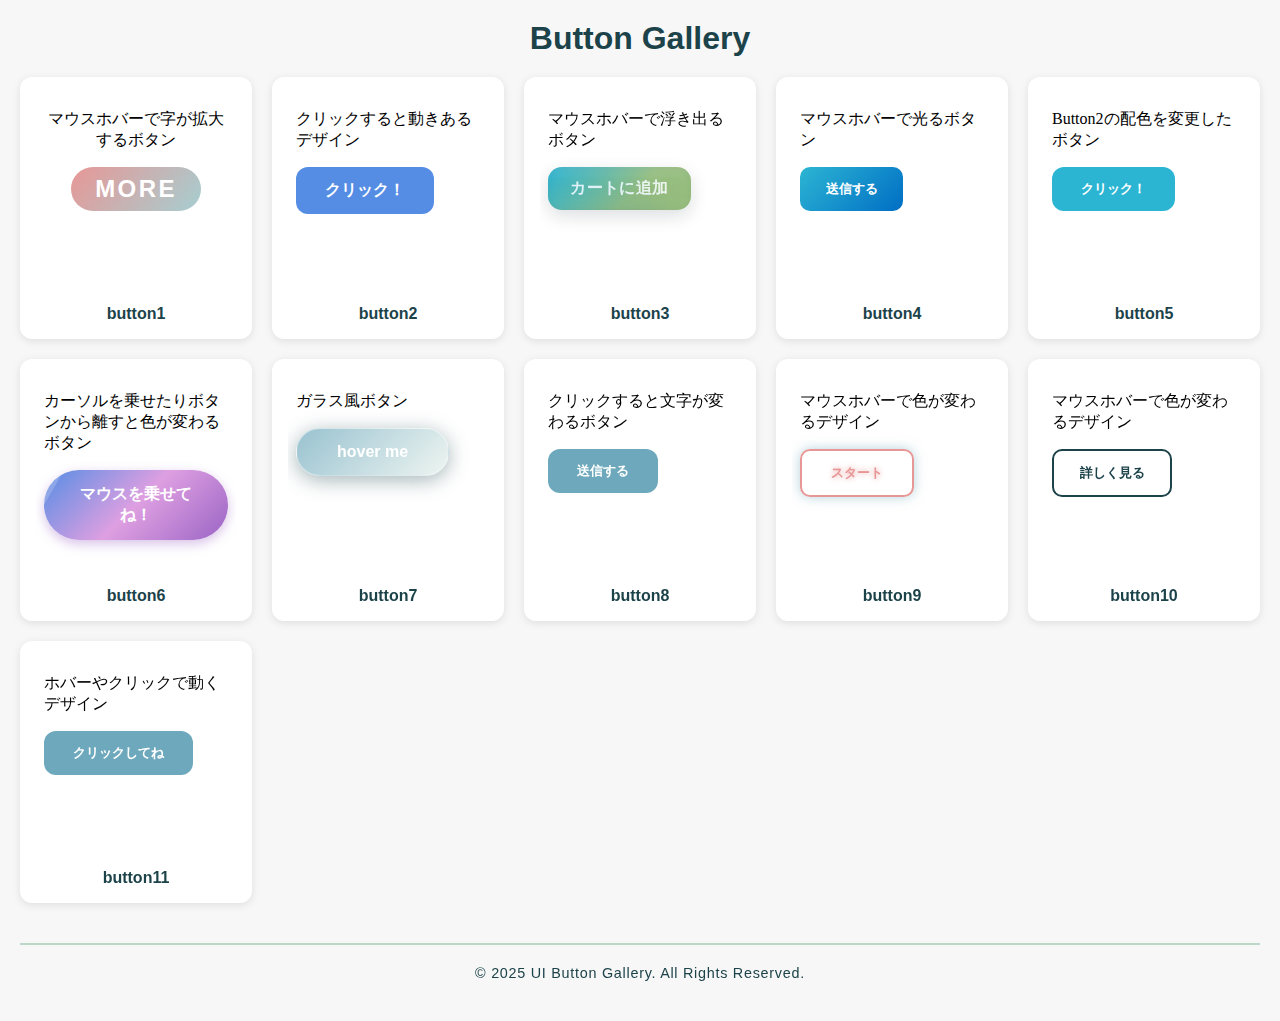
<file: index.html>
<!DOCTYPE html>
<html lang="ja">
<head>
  <meta charset="UTF-8">
  <meta name="viewport" content="width=device-width, initial-scale=1.0">
  <title>UI Gallery</title>
  <link rel="stylesheet" href="css/style.css">
</head>
<body>
  <header>
    <h1>Button Gallery</h1>
  </header>

  <main>
    <div class="gallery" id="gallery">
      <!-- 内容はjsで用意する -->
    </div>
  </main>

  <footer>
  <p>© 2025 UI Button Gallery. All Rights Reserved.</p>
</footer>


  <script src="js/script.js"></script>
</body>
</html>
</file>
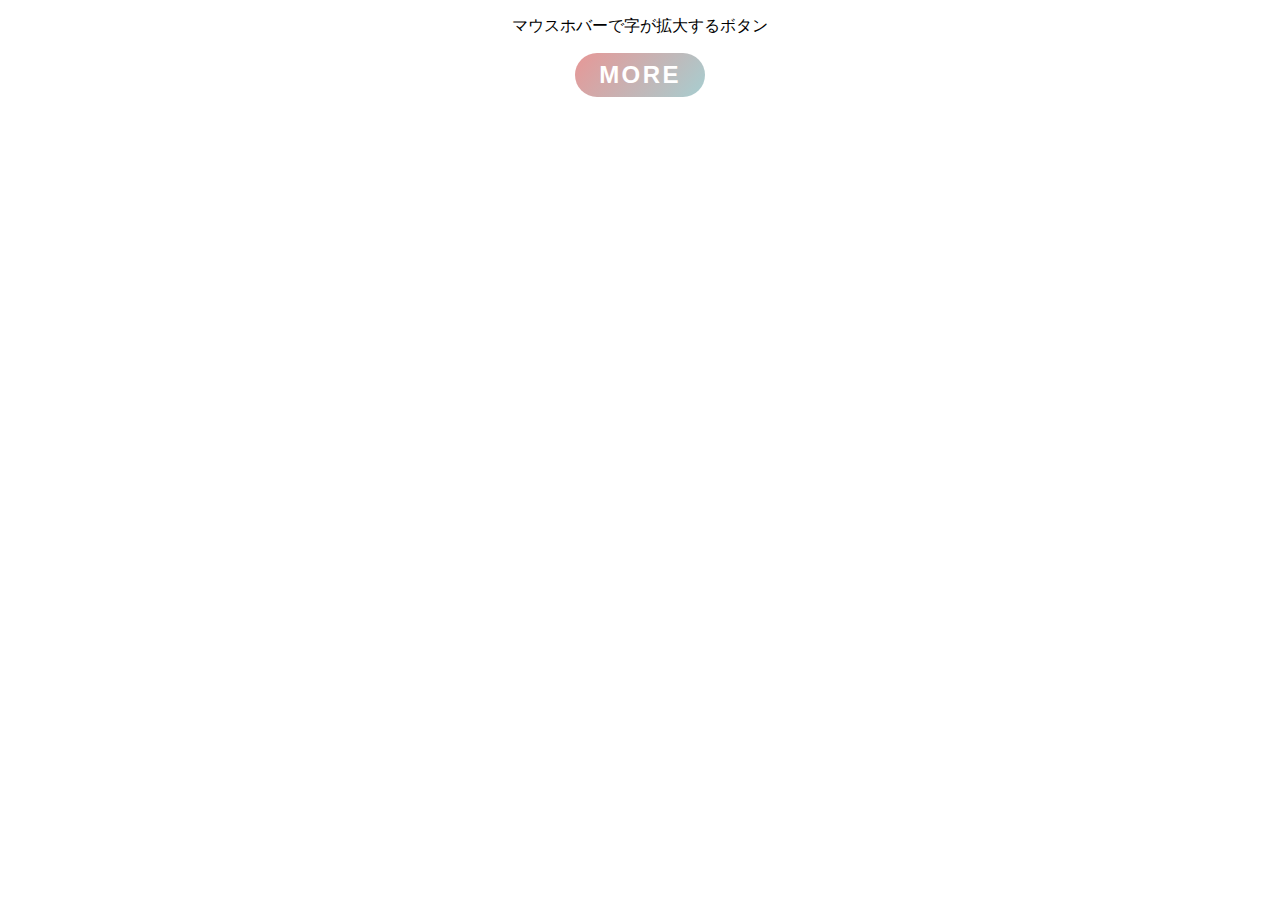
<file: button1/index.html>
<!DOCTYPE html>
<html lang="ja">
<head>
    <meta charset="UTF-8">
    <meta name="viewport" content="width=device-width, initial-scale=1.0">
    <title>Button</title>
    <link rel="stylesheet" href="css/style.css">
</head>
<body>
    <p>マウスホバーで字が拡大するボタン</p>
    <button class="button"><span>MORE</span></button>
</body>
</html>
</file>
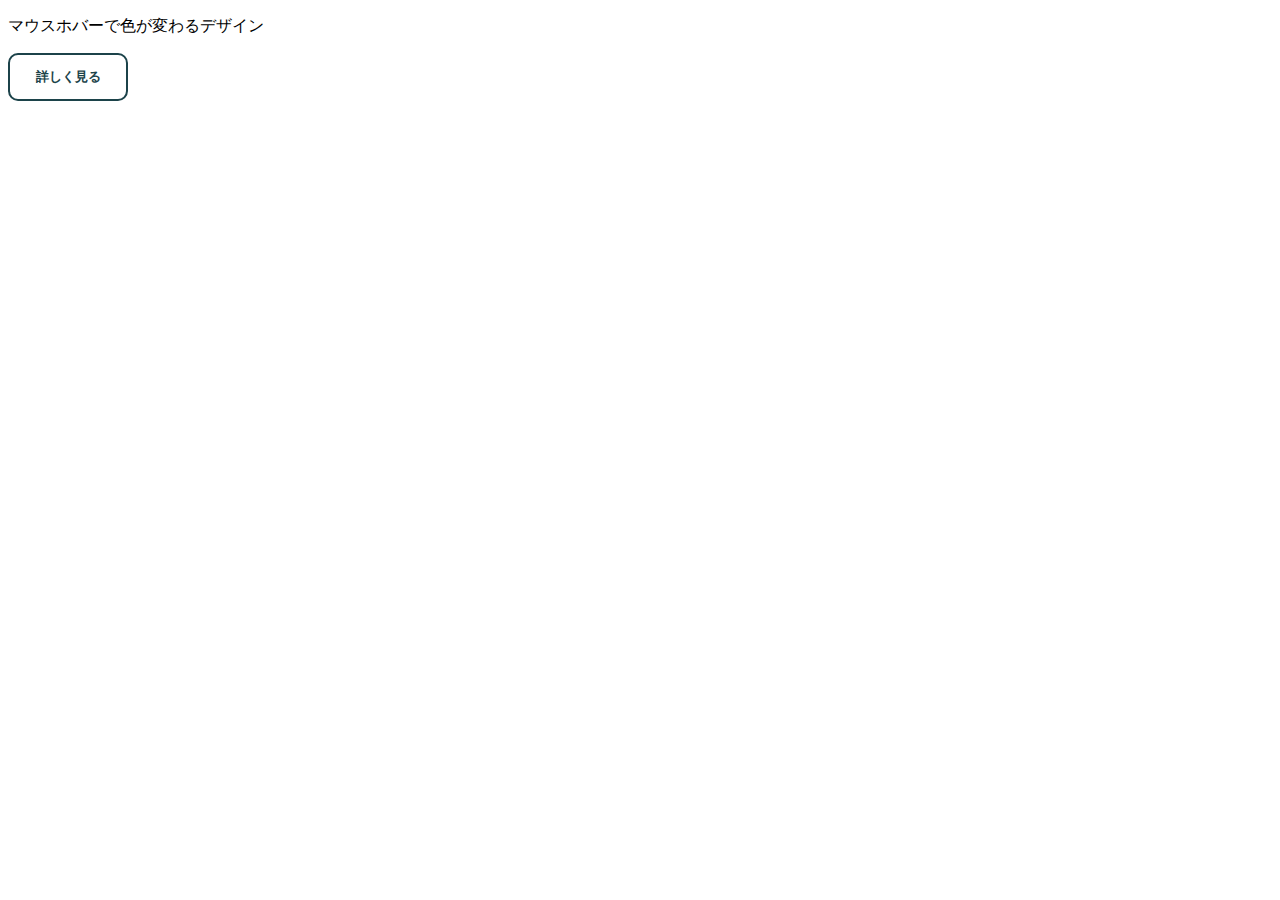
<file: button10/index.html>
<!DOCTYPE html>
<html lang="ja">
<head>
    <meta charset="UTF-8">
    <meta name="viewport" content="width=device-width, initial-scale=1.0">
    <title>Button</title>
    <link rel="stylesheet" href="css/style.css">
</head>
<body>
    <p>マウスホバーで色が変わるデザイン</p>
    <button class="button"><span>詳しく見る</span></button>
</body>
</html>
</file>
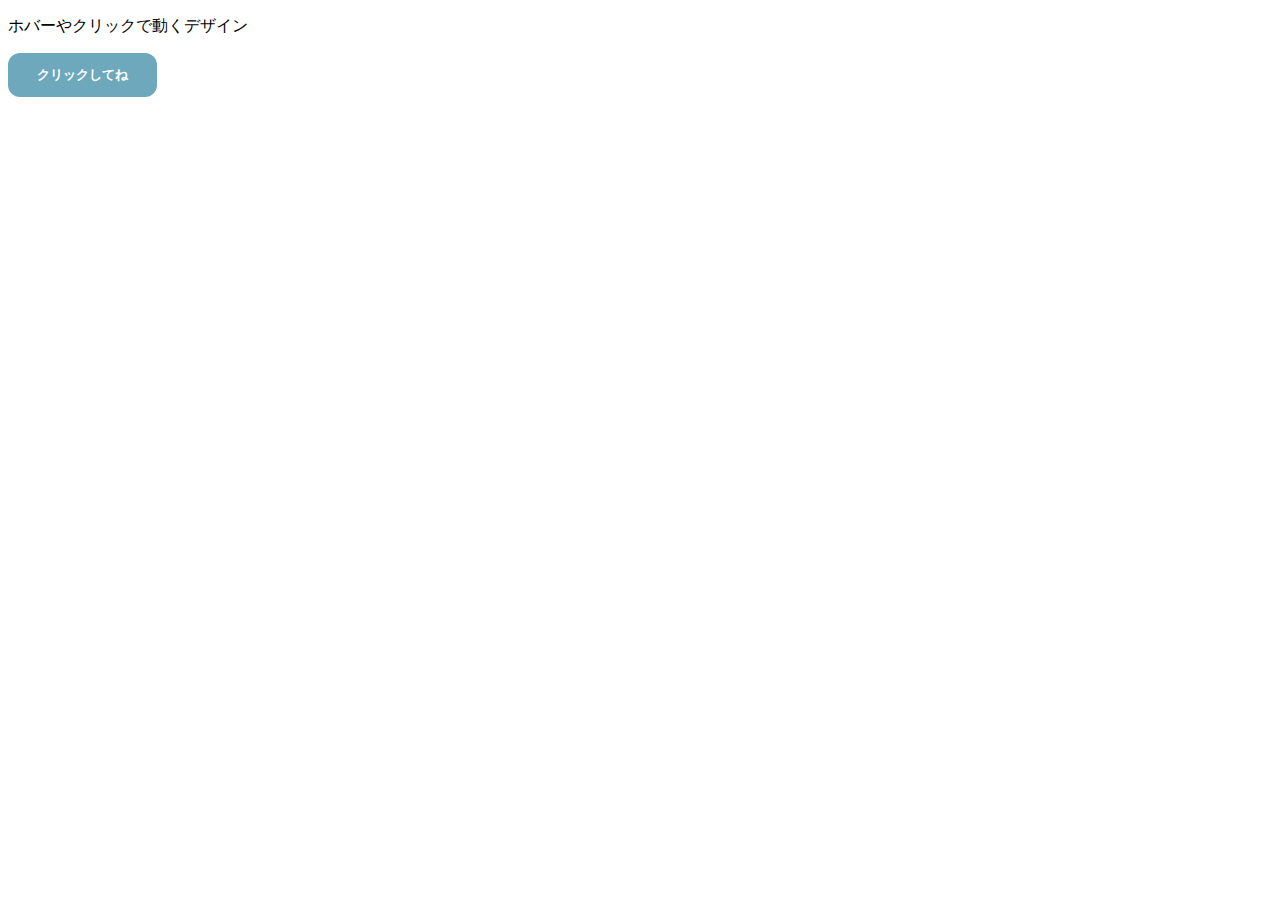
<file: button11/index.html>
<!DOCTYPE html>
<html lang="ja">
<head>
    <meta charset="UTF-8">
    <meta name="viewport" content="width=device-width, initial-scale=1.0">
    <title>Button</title>
    <link rel="stylesheet" href="css/style.css">
</head>
<body>
    <p>ホバーやクリックで動くデザイン</p>
    <button class="button">クリックしてね</button>
</body>
</html>
</file>
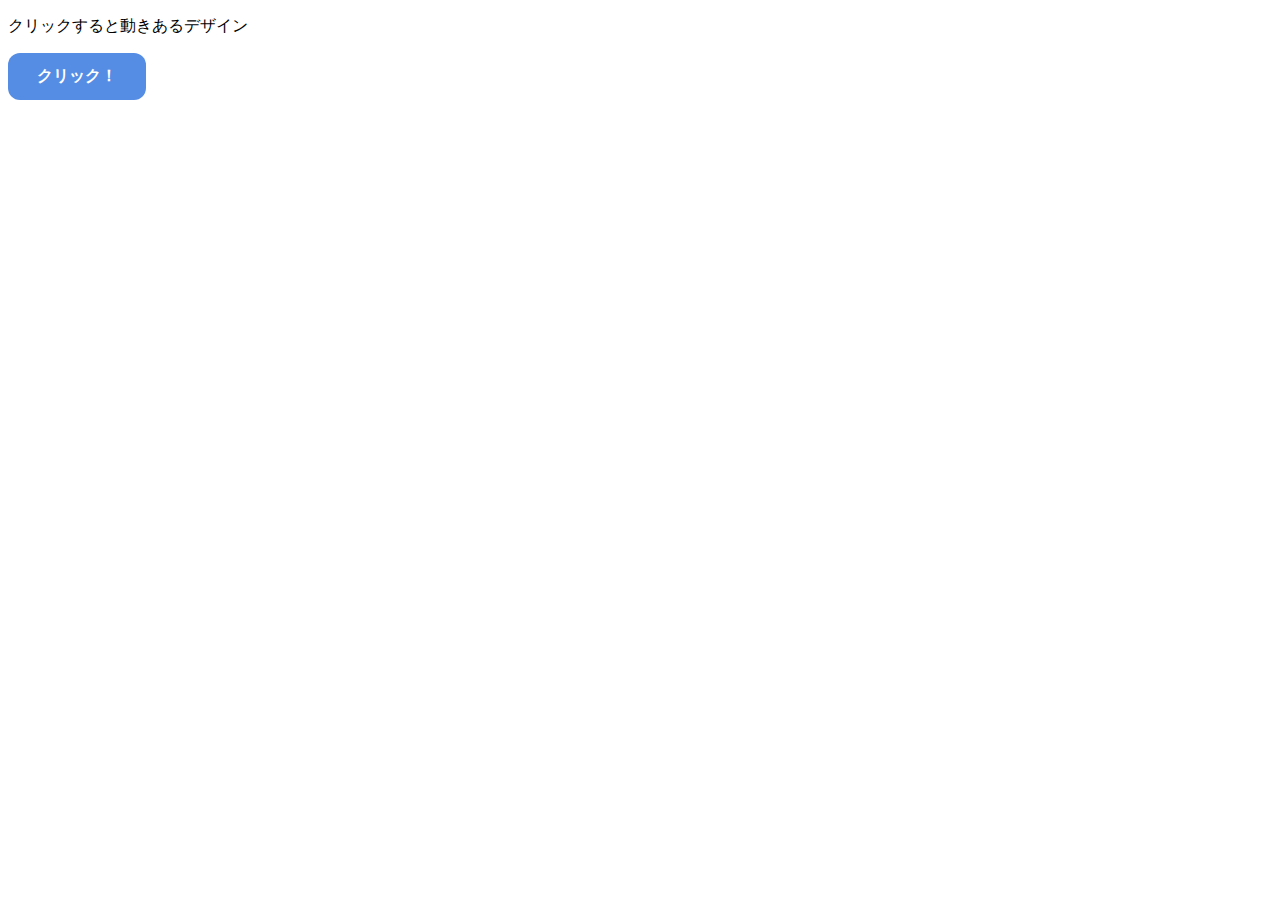
<file: button2/index.html>
<!DOCTYPE html>
<html lang="ja">
<head>
    <meta charset="UTF-8">
    <meta name="viewport" content="width=device-width, initial-scale=1.0">
    <title>Button</title>
    <link rel="stylesheet" href="css/style.css">
</head>
<body>
    <p>クリックすると動きあるデザイン</p>
    <button class="button">クリック！</button>
</body>
</html>
</file>
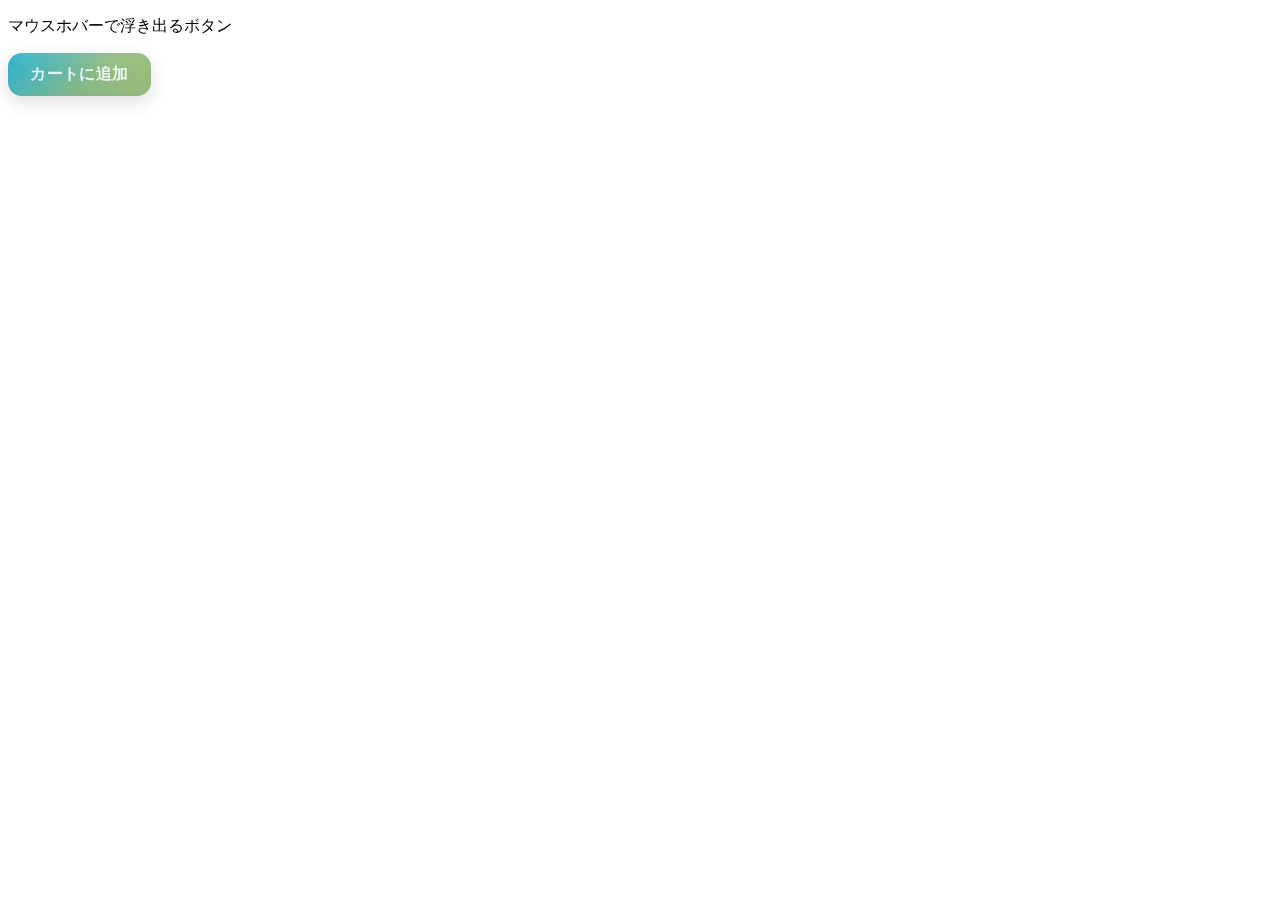
<file: button3/index.html>
<!DOCTYPE html>
<html lang="ja">
<head>
    <meta charset="UTF-8">
    <meta name="viewport" content="width=device-width, initial-scale=1.0">
    <title>Button</title>
    <link rel="stylesheet" href="css/style.css">
</head>
<body>
    <p>マウスホバーで浮き出るボタン</p>
    <button class="button" aria-label="アクションボタン">カートに追加</button>
</body>
</html>
</file>
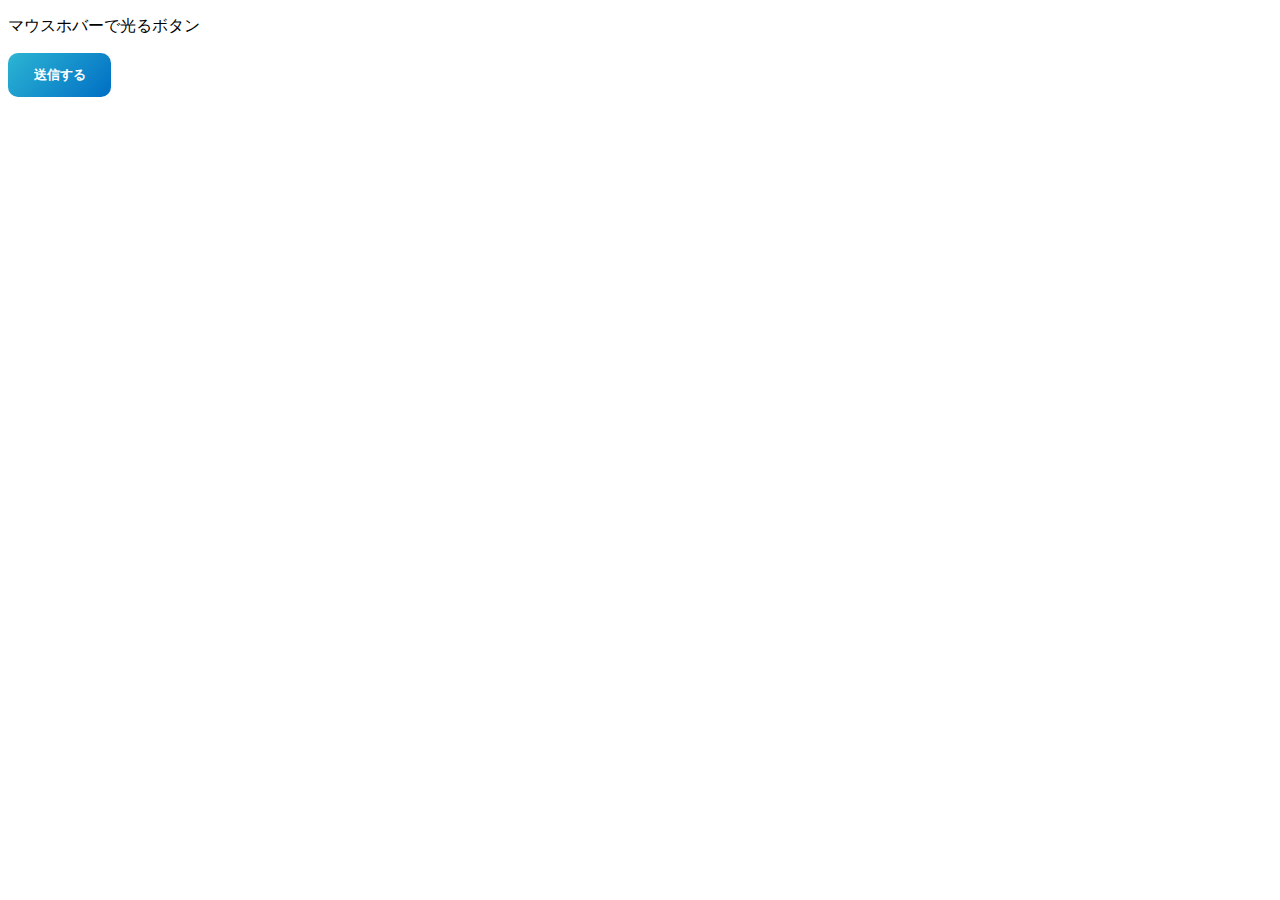
<file: button4/index.html>
<!DOCTYPE html>
<html lang="ja">
<head>
    <meta charset="UTF-8">
    <meta name="viewport" content="width=device-width, initial-scale=1.0">
    <title>Button</title>
    <link rel="stylesheet" href="css/style.css">
</head>
<body>
    <p>マウスホバーで光るボタン</p>
    <button class="button">送信する</button>
</body>
</html>
</file>
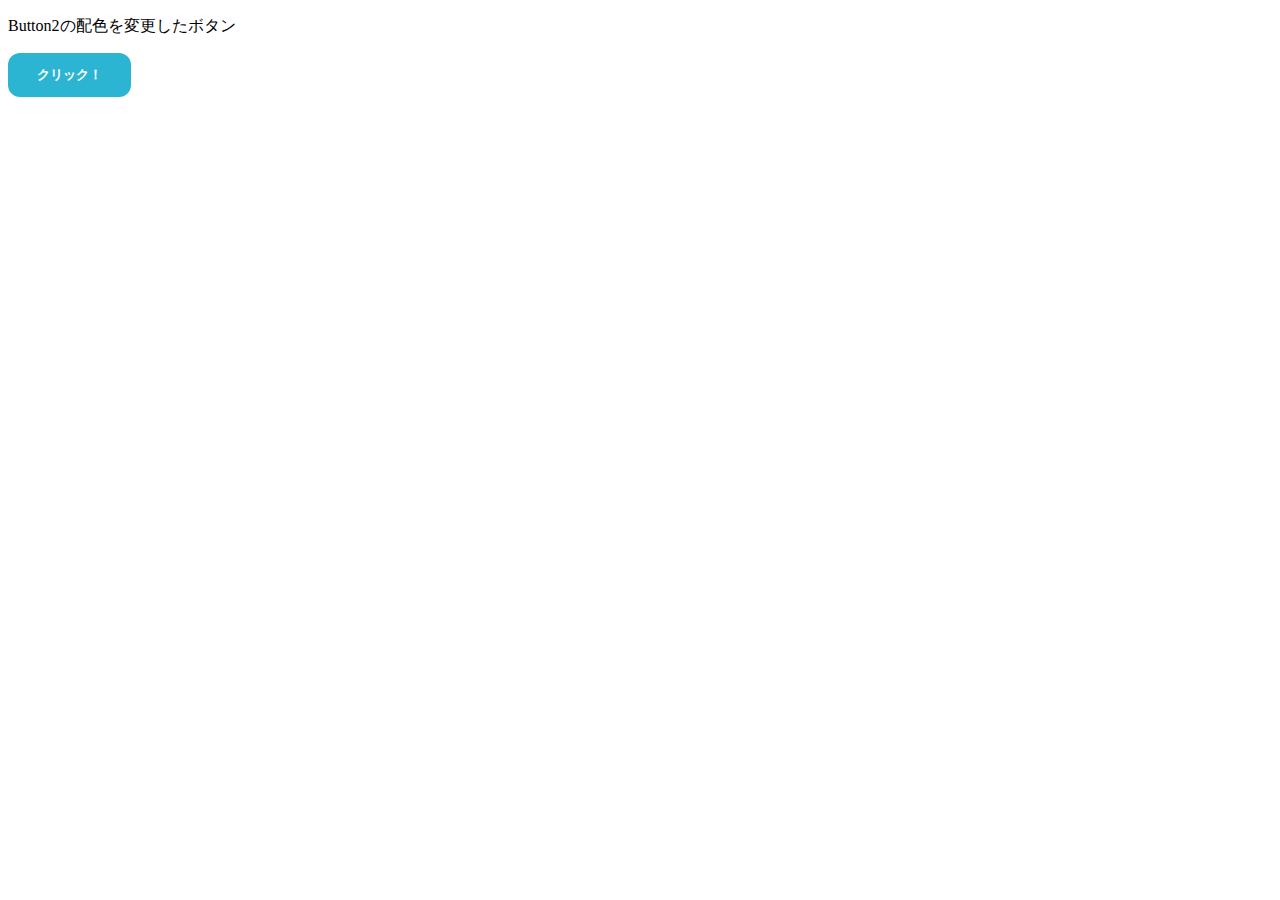
<file: button5/index.html>
<!DOCTYPE html>
<html lang="ja">
<head>
    <meta charset="UTF-8">
    <meta name="viewport" content="width=device-width, initial-scale=1.0">
    <title>Button</title>
    <link rel="stylesheet" href="css/style.css">
</head>
<body>
    <p>Button2の配色を変更したボタン</p>
    <button class="button">クリック！</button>
</body>
</html>
</file>
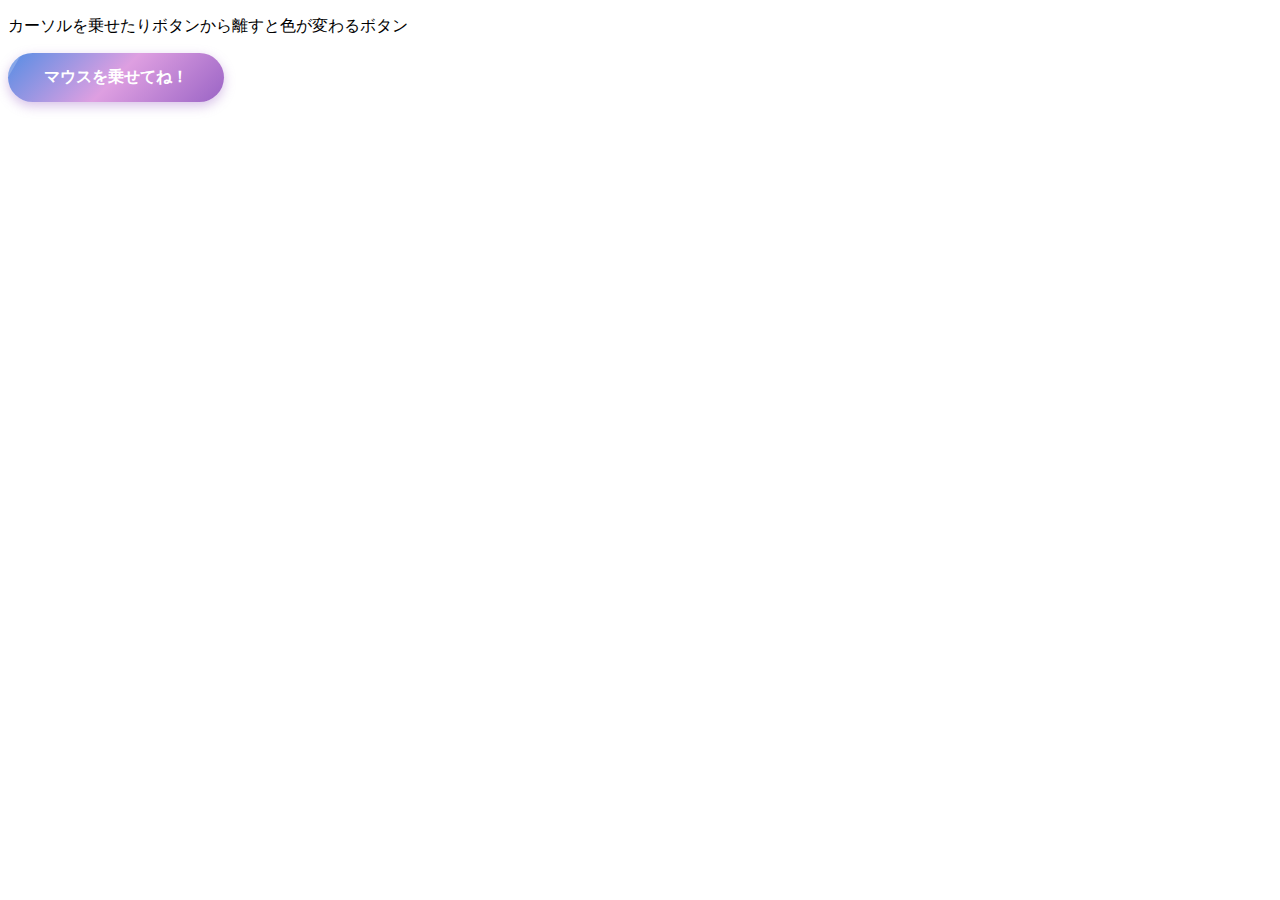
<file: button6/index.html>
<!DOCTYPE html>
<html lang="ja">
<head>
    <meta charset="UTF-8">
    <meta name="viewport" content="width=device-width, initial-scale=1.0">
    <title>Button</title>
    <link rel="stylesheet" href="css/style.css">
</head>
<body>
    <p>カーソルを乗せたりボタンから離すと色が変わるボタン</p>
    <button class="button">マウスを乗せてね！</button>
</body>
</html>
</file>
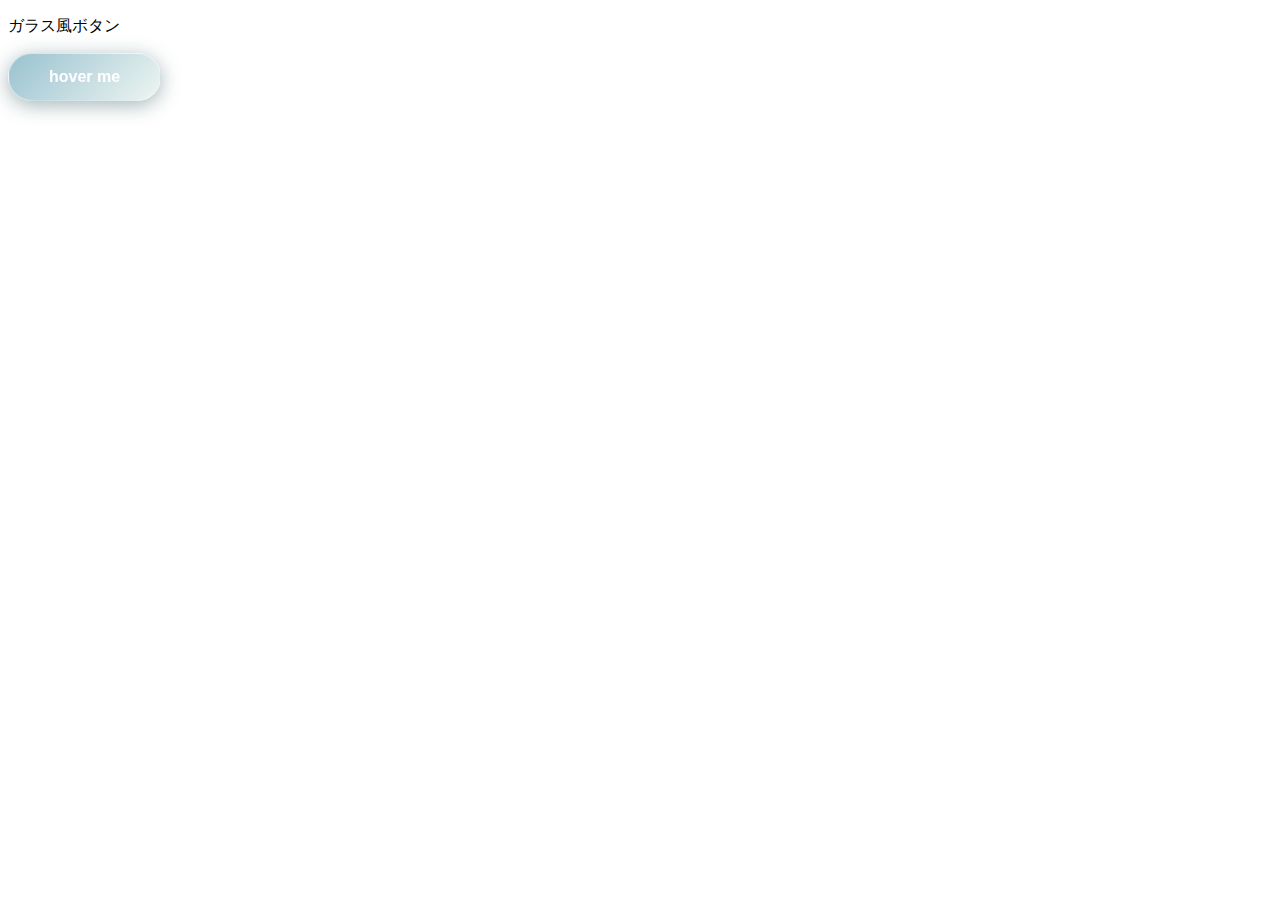
<file: button7/index.html>
<!DOCTYPE html>
<html lang="ja">
<head>
    <meta charset="UTF-8">
    <meta name="viewport" content="width=device-width, initial-scale=1.0">
    <title>Button</title>
    <link rel="stylesheet" href="css/style.css">
</head>
<body>
    <p>ガラス風ボタン</p>
    <button class="button">hover me</button>
</body>
</html>
</file>
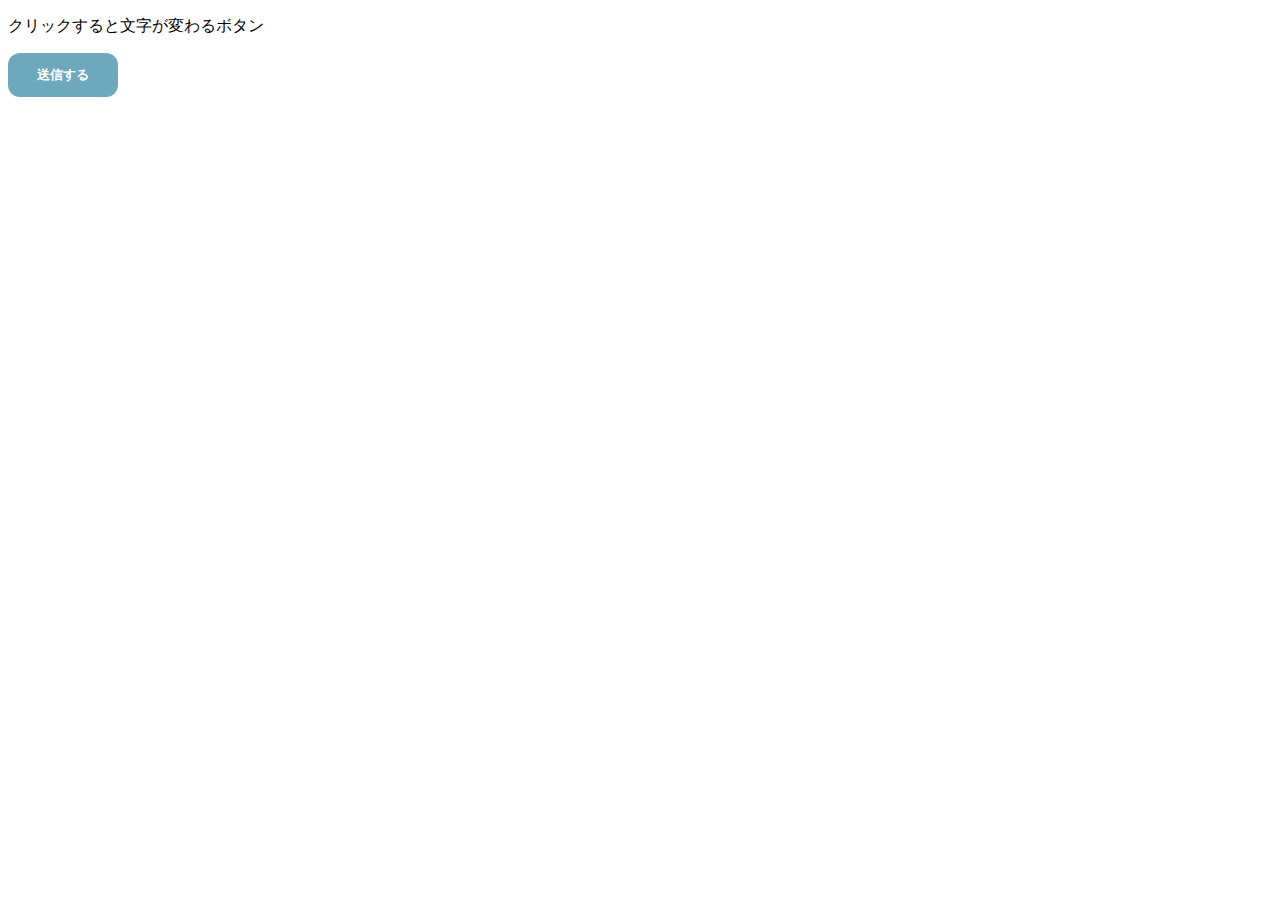
<file: button8/index.html>
<!DOCTYPE html>
<html lang="ja">
<head>
    <meta charset="UTF-8">
    <meta name="viewport" content="width=device-width, initial-scale=1.0">
    <title>Button</title>
    <link rel="stylesheet" href="css/style.css">
</head>
<body>
    <p>クリックすると文字が変わるボタン</p>
    <button class="button" id="myButton"><span>送信する</span></button>

    <script src="js/script.js"></script>
</body>
</html>
</file>
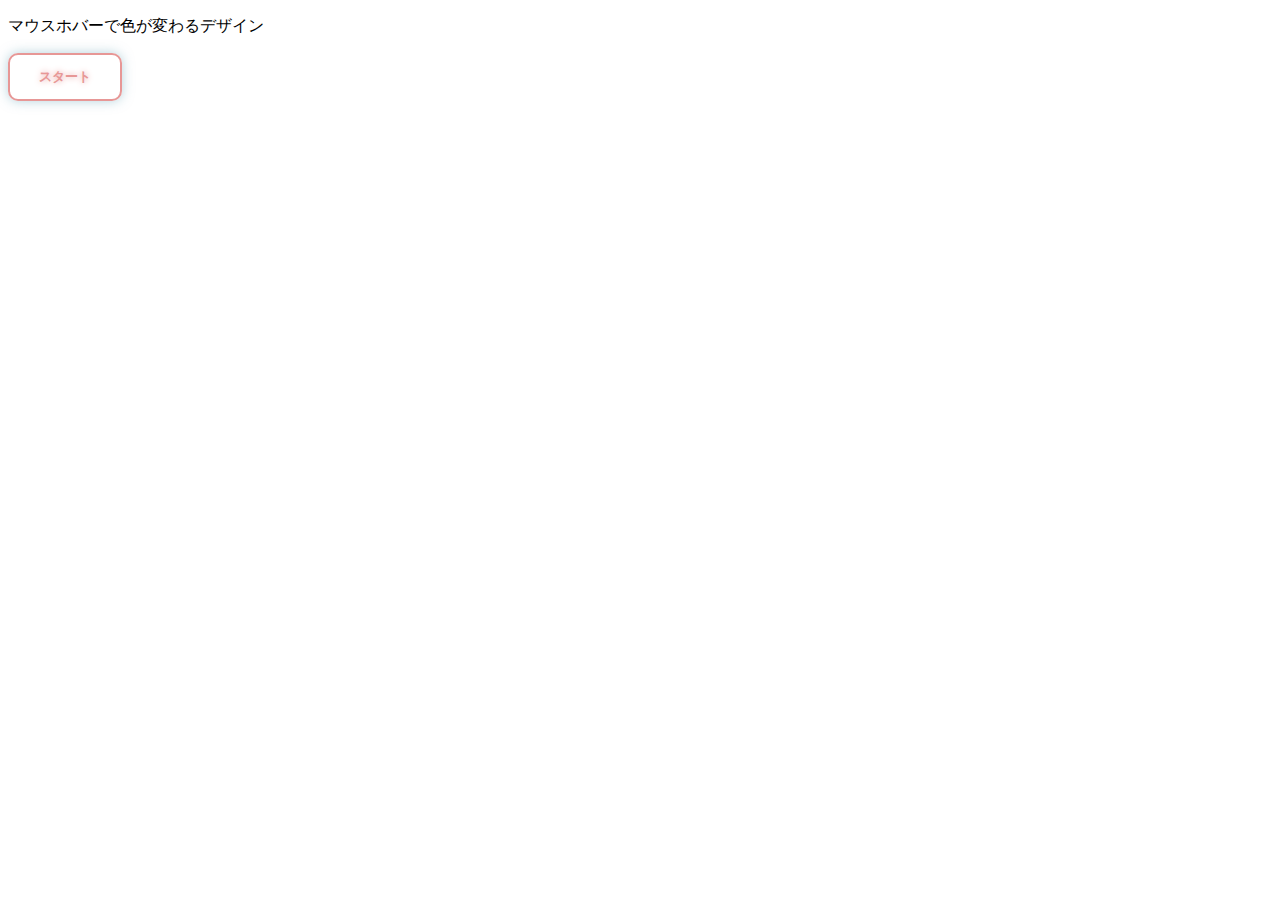
<file: button9/index.html>
<!DOCTYPE html>
<html lang="ja">
<head>
    <meta charset="UTF-8">
    <meta name="viewport" content="width=device-width, initial-scale=1.0">
    <title>Button</title>
    <link rel="stylesheet" href="css/style.css">
</head>
<body>
    <p>マウスホバーで色が変わるデザイン</p>
    <button class="button">スタート</button>
</body>
</html>
</file>
<file: css/style.css>
/* 基本リセット */
* {
  box-sizing: border-box;
  margin: 0;
  padding: 0;
  font-family: sans-serif;
}

body {
  background-color: #f7f7f7;
  padding: 20px;
}

header {
  text-align: center;
  margin-bottom: 20px;
}

h1 {
  font-size: 2rem;
  color: #1c434a;
}

h2 {
    font-size: .1rem;
}
/* ギャラリーグリッド */
.gallery {
  display: grid;
  grid-template-columns: repeat(auto-fill, minmax(220px, 1fr));
  gap: 20px;
}

/* カード */
.card {
  background-color: #ffffff;
  border-radius: 12px;
  box-shadow: 0 2px 8px rgba(0,0,0,0.1);
  padding: 16px;
  text-align: center;
  transition: transform 0.2s ease, box-shadow 0.2s ease;
}

.card:hover {
  transform: translateY(-4px);
  box-shadow: 0 4px 12px rgba(0,0,0,0.15);
}

.card iframe {
  width: 100%;
  height: 200px; /* ボタンの高さに合わせて調整 */
  border: none;
  margin-bottom: 8px;
}

.card p {
  font-weight: bold;
  color: #1c434a;
}

footer {
  margin-top: 40px;
  padding: 20px 0;
  text-align: center;
  background-color: #f7f7f7; /* 背景に馴染む淡色 */
  color: #1c434a;
  font-size: 0.9rem;
  letter-spacing: 0.05em;
  border-top: 2px solid #bbd7c8;
}

footer p {
  margin: 0;
}
</file>
<file: button1/css/style.css>
@charset "UTF-8";

body {
  text-align: center;
}

/* ボタンリセット */
.button {
    background-color: transparent;
    border: none;
    cursor: pointer;
    outline: none;
    appearance: none;

    padding: 8px 24px;         /* 横パディングは少し広めに */
    border-radius: 50px;
    background-image: linear-gradient(
        130deg,
        #e79796,
        #74f9fe
    );
    background-size: 200% 100%;
    transition: all 0.5s;

    /* 文字中央揃え */
    display: inline-flex;       /* 横幅は文字に合わせる */
    align-items: center;        /* 縦中央 */
    justify-content: center;    /* 横中央 */
}

/* ボタン内文字 */
.button span {
    font-family: sans-serif;
    font-weight: 600;
    font-size: 24px;
    letter-spacing: 0.1em;
    color: #fff;
    transition: all 0.25s;
}

.button:hover {
    background-position: 100% 0;
}

.button:hover span {
    transform: scale(1.1);
}
</file>
<file: button10/css/style.css>
.button {
  --c1: #1c434a;
  --c2: #6da8bc;
  --c3: #bbd7c8;

  position: relative;
  background: transparent;
  color: var(--c1);
  font-weight: bold;
  padding: 0.8rem 1.6rem;
  border: 2px solid var(--c1);
  border-radius: 10px;
  cursor: pointer;
  overflow: hidden;
}

.button::before {
  content: "";
  position: absolute;
  inset: 0;
  background: var(--c1);
  transform: scaleX(0);
  transform-origin: left;
  transition: transform 0.4s ease;
  z-index: 0;
}

.button:hover::before {
  transform: scaleX(1);
}

.button:hover {
  color: #fff;
}

.button span {
  position: relative;
  z-index: 1;
}
</file>
<file: button11/css/style.css>
.button {
  --c1: #6da8bc;
  --c2: #1c434a;
  --c3: #bbd7c8;

  background: var(--c1);
  color: #fff;
  font-weight: bold;
  border: none;
  border-radius: 12px;
  padding: 0.8rem 1.8rem;
  cursor: pointer;
  transition: all 0.3s ease;
}

.button:hover {
  transform: rotate(-5deg) translateY(-4px);
  background: var(--c2);
}

.button:active {
  transform: rotate(3deg) translateY(2px);
  background: var(--c3);
}
</file>
<file: button2/css/style.css>
@charset "UTF-8";
.button {
  --c1: #568de4; /* 優先色1 */
  --c2: #de9fe1; /* 優先色2 */
  --c3: #9a64c5; /* 優先色3 */

  position: relative;
  overflow: hidden;
  background: var(--c1);
  color: #fff;
  font-weight: 700;
  border: none;
  border-radius: 12px;
  padding: 0.8rem 1.8rem;
  font-size: 1rem;
  cursor: pointer;
  transition: background 0.3s;
}

.button:hover {
  background: var(--c2);
}

.button::after {
  content: "";
  position: absolute;
  background: rgba(255,255,255,0.4);
  border-radius: 50%;
  width: 100px;
  height: 100px;
  opacity: 0;
  pointer-events: none;
  transform: scale(0);
}

.button:active::after {
  animation: ripple 0.6s ease-out;
}

@keyframes ripple {
  from {
    transform: scale(0);
    opacity: 0.6;
  }
  to {
    transform: scale(3);
    opacity: 0;
  }
}
</file>
<file: button3/css/style.css>
@charset "UTF-8";


.button{
  --c1: #2cb5d3; /*　メイン */
  --c2: #9abe7c; /* アクセント */
  --c3: #006ec4; /* 強調 */

  appearance: none;
  -webkit-appearance: none;
  display: inline-block;
  padding: 0.7rem 1.4rem;
  font-size: 1rem;
  font-weight: 700;
  font-family: system-ui, -apple-system, "Helvetica Neue", Arial;
  color: white;
  background:
    linear-gradient(135deg, var(--c1) 0%, var(--c2) 60%); /* メイングラデ */
  border-radius: 14px;
  border: none;
  cursor: pointer;
  position: relative;
  overflow: hidden;
  box-shadow:
    0 6px 18px rgba(2,18,33,0.14),
    0 2px 6px rgba(2,18,33,0.06) inset;
  transition: transform 220ms cubic-bezier(.2,.9,.3,1), box-shadow 220ms;
  letter-spacing: .02em;
}

/* 浮かせる効果 */
.button:hover{
  transform: translateY(-6px) scale(1.01);
  box-shadow:
    0 18px 40px rgba(2,18,33,0.18),
    0 2px 6px rgba(2,18,33,0.06) inset;
}

/* フォーカスの可視化*/
.button:focus-visible{
  outline: 3px solid rgba(0,110,196,0.14); /* var(--c3) を淡く */
  outline-offset: 4px;
  border-radius: 12px;
}

/* 上に薄いハイライトの光沢 */
.button::before{
  content: "";
  position: absolute;
  inset: 0;
  background: linear-gradient(180deg, rgba(255,255,255,0.18) 0%, rgba(255,255,255,0.02) 40%, transparent 60%);
  pointer-events: none;
  mix-blend-mode: screen;
  transform: translateY(-6px);
  transition: transform 260ms;
}

/* 角の外側に回転するリング*/
.button::after{
  content: "";
  position: absolute;
  width: 220%;
  height: 220%;
  left: -60%;
  top: -60%;
  background: conic-gradient(from 120deg, rgba(0,110,196,0.16), rgba(44,181,211,0.16), rgba(154,190,124,0.16));
  filter: blur(18px);
  opacity: .95;
  transform-origin: 50% 50%;
  animation: spin 8s linear infinite;
  pointer-events: none;
  transition: opacity 220ms;
}

/*「押し込み」表現 */
.button:active{
  transform: translateY(-2px) scale(.995);
  transition-duration: 120ms;
}
.button:active::before{
  transform: translateY(-2px);
}

/* テキストの小さな左アイコン風の装飾 (CSSのみで) */
.button .label {
  position: relative;
  z-index: 2; /* ::after より前に出す */
  display: inline-flex;
  gap: .6rem;
  align-items: center;
}

/* 左の小さな丸（色変化でアクセント） */
.button .dot {
  width: 9px;
  height: 9px;
  border-radius: 50%;
  background: radial-gradient(circle at 30% 30%, white 10%, rgba(255,255,255,0.12) 20%, transparent 35%), linear-gradient(180deg, var(--c3), var(--c1));
  box-shadow: 0 2px 6px rgba(0,0,0,0.15);
  transform: translateY(-1px);
}

/* Hover時にリングを控えめに消す（よりボタンが浮く感じ） */
.button:hover::after{
  opacity: 0.55;
}

/* アニメーション停止希望の設定 */
@media (prefers-reduced-motion: reduce){
  .button::after{ animation: none; }
  .button, .button::before, .button3::after { transition: none !important; transform: none !important; }
}

/* 回転アニメ */
@keyframes spin{
  from { transform: rotate(0deg) scale(1); }
  to   { transform: rotate(360deg) scale(1); }
}
</file>
<file: button4/css/style.css>
@charset "UTF-8";


.button {
  --c1: #2cb5d3;
  --c2: #9abe7c;
  --c3: #006ec4;

  position: relative;
  display: inline-block;
  overflow: hidden;
  padding: 0.8rem 1.6rem;
  color: #fff;
  font-weight: 600;
  border-radius: 10px;
  background: linear-gradient(135deg, var(--c1), var(--c3));
  border: none;
  cursor: pointer;
}

.button::before {
  content: "";
  position: absolute;
  top: 0;
  left: -75%;
  width: 50%;
  height: 100%;
  background: linear-gradient(
    120deg,
    transparent,
    rgba(255, 255, 255, 0.6),
    transparent
  );
  transform: skewX(-20deg);
}

.button:hover::before {
  animation: shine 1.2s ease forwards;
}

@keyframes shine {
  100% {
    left: 125%;
  }
}
</file>
<file: button5/css/style.css>
@charset "UTF-8";


.button {
  --c1: #2cb5d3;
  --c2: #9abe7c;
  --c3: #006ec4;

  position: relative;
  overflow: hidden;
  background: var(--c1);
  color: #fff;
  font-weight: 700;
  border: none;
  border-radius: 12px;
  padding: 0.8rem 1.8rem;
  cursor: pointer;
  transition: background 0.3s;
}

.button:hover {
  background: var(--c2);
}

.button::after {
  content: "";
  position: absolute;
  background: rgba(255,255,255,0.4);
  border-radius: 50%;
  transform: scale(0);
  width: 100px;
  height: 100px;
  opacity: 0;
  pointer-events: none;
}

.button:active::after {
  animation: ripple 0.6s ease-out;
}

@keyframes ripple {
  from {
    transform: scale(0);
    opacity: 0.6;
  }
  to {
    transform: scale(3);
    opacity: 0;
  }
}
</file>
<file: button6/css/style.css>
@charset "UTF-8";

.button{
  background: linear-gradient(135deg, #568de4, #de9fe1, #9a64c5);
  color: #fff;
  border: none;
  border-radius: 50px;
  padding: 14px 36px;
  font-size: 1rem;
  font-weight: bold;
  cursor: pointer;
  box-shadow: 0 4px 12px rgba(154, 100, 197, 0.4);
  transition: all 0.3s ease;
  position: relative;
  overflow: hidden;
}

.button::before {
  content: "";
  position: absolute;
  top: 0;
  left: -100%;
  width: 100%;
  height: 100%;
  background: rgba(255,255,255,0.2);
  transform: skewX(-30deg);
  transition: all 0.5s ease;
}

.button:hover::before {
  left: 150%;
}

.button:hover {
  transform: translateY(-4px);
  box-shadow: 0 8px 18px rgba(154, 100, 197, 0.5);
}
</file>
<file: button7/css/style.css>
@charset "UTF-8";

.button {
  --c1: #6da8bc; /* メインカラー */
  --c2: #1c434a; /* アクセントカラー */
  --c3: #bbd7c8; /* ハイライトカラー */

  position: relative;
  display: inline-block;
  padding: 14px 40px;
  font-size: 1rem;
  font-weight: 600;
  border-radius: 30px;
  border: 1px solid rgba(255, 255, 255, 0.4);
  color: #fff;
  cursor: pointer;
  background: linear-gradient(135deg, rgba(109,168,188,0.7), rgba(187,215,200,0.25));
  backdrop-filter: blur(8px);
  box-shadow: 0 4px 20px rgba(28,67,74,0.4);
  transition: all 0.3s ease;
  overflow: hidden;
}

.button::before {
  content: "";
  position: absolute;
  top: -50%;
  left: -50%;
  width: 200%;
  height: 200%;
  background: radial-gradient(
    circle at center,
    rgba(255, 255, 255, 0.3),
    transparent 70%
  );
  transform: scale(0);
  transition: transform 0.5s ease;
}

.button:hover::before {
  transform: scale(1);
}

.button:hover {
  box-shadow: 0 6px 24px rgba(28,67,74,0.6);
  background: linear-gradient(135deg, rgba(109,168,188,0.9), rgba(187,215,200,0.4));
  transform: translateY(-2px);
}

.button:active {
  transform: translateY(1px);
  box-shadow: 0 3px 10px rgba(28,67,74,0.3);
}
</file>
<file: button8/css/style.css>
.button {
  --c1: #6da8bc;
  --c2: #1c434a;
  --c3: #bbd7c8;

  background: var(--c1);
  color: #fff;
  font-weight: bold;
  border: none;
  border-radius: 12px;
  padding: 0.8rem 1.8rem;
  cursor: pointer;
  transition: all 0.3s ease;
}

.button:hover {
  background: var(--c2);
}
</file>
<file: button9/css/style.css>
.button {
  --c1: #e79796;
  --c2: #fcd5ce;
  --c3: #74f9fe;

  background: transparent;
  color: var(--c1);
  border: 2px solid var(--c1);
  border-radius: 10px;
  font-weight: bold;
  padding: 0.8rem 1.8rem;
  text-shadow: 0 0 6px var(--c1);
  box-shadow: 0 0 12px rgba(109,168,188,0.5);
  transition: all 0.3s ease;
  cursor: pointer;
}

.button:hover {
  color: #fff;
  background: var(--c1);
  box-shadow: 0 0 25px var(--c1), 0 0 60px rgba(109,168,188,0.6);
}
</file>
